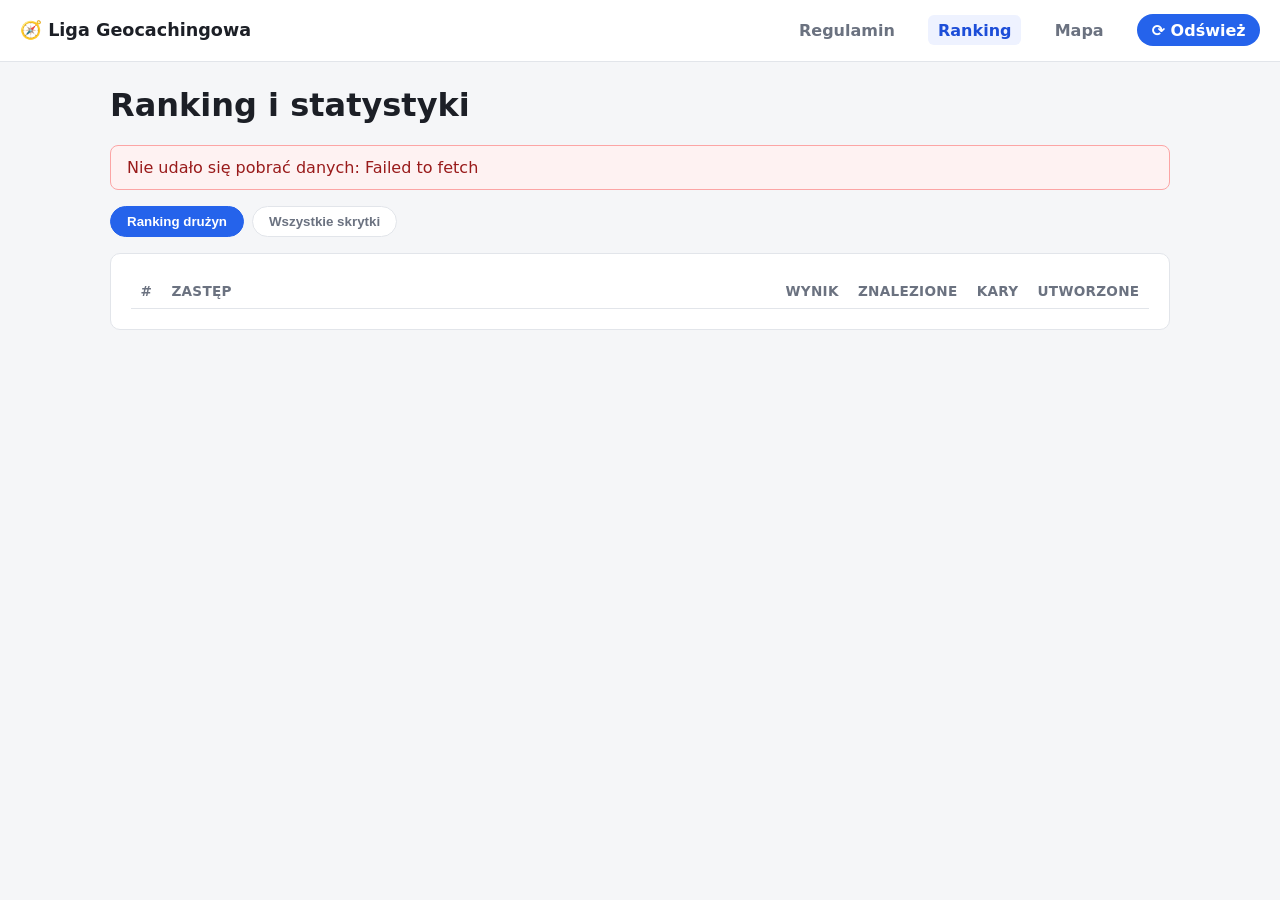
<file: index.html>
<!doctype html>
<html lang="pl">
<head>
  <meta charset="utf-8" />
  <meta http-equiv="refresh" content="0; url=leaderboard.html" />
  <title>Liga Geocachingowa</title>
</head>
<body>
  <p>Przekierowywanie do <a href="leaderboard.html">rankingu</a>…</p>
</body>
</html>
</file>
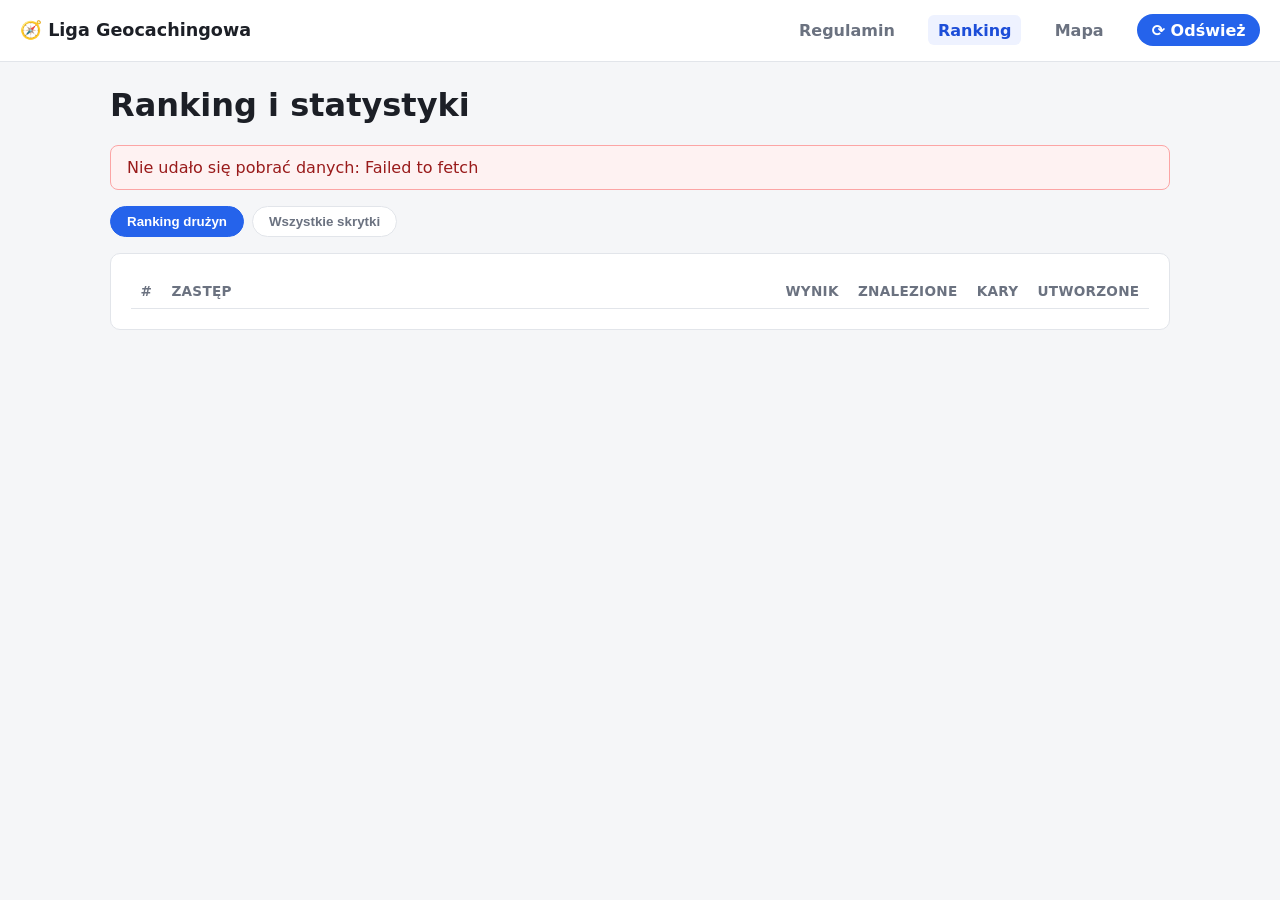
<file: leaderboard.html>
<!doctype html>
<html lang="pl">
<head>
  <meta charset="utf-8" />
  <meta name="viewport" content="width=device-width, initial-scale=1" />
  <title>Ranking — Liga Geocachingowa</title>
  <link rel="stylesheet" href="css/style.css" />
</head>
<body>
  <header class="site-nav">
    <span class="brand">🧭 Liga Geocachingowa</span>
    <a href="rules.html">Regulamin</a>
    <a href="leaderboard.html" class="active">Ranking</a>
    <a href="map.html">Mapa</a>
    <button id="refresh-btn" class="refresh-btn" title="Pobierz najnowsze dane">⟳ Odśwież</button>
  </header>

  <main>
    <h1>Ranking i statystyki</h1>
    <div id="load-error" class="hidden"></div>

    <div class="tabs">
      <button class="tab-btn active" data-target="panel-leaderboard">Ranking drużyn</button>
      <button class="tab-btn" data-target="panel-geocaches">Wszystkie skrytki</button>
    </div>

    <section id="panel-leaderboard" class="tab-panel card">
      <div class="table-scroll">
        <table id="leaderboard-table">
          <thead>
            <tr>
              <th class="col-num">#</th>
              <th class="col-name">Zastęp</th>
              <th class="col-num">Wynik</th>
              <th class="col-num">Znalezione</th>
              <th class="col-num" title="Ujemne punkty za przedłużające się braki">Kary</th>
              <th class="col-num">Utworzone</th>
            </tr>
          </thead>
          <tbody></tbody>
        </table>
      </div>
    </section>

    <section id="panel-geocaches" class="tab-panel card hidden">
      <div class="table-scroll">
        <table id="geocache-table">
          <thead>
            <tr>
              <th class="col-name col-name-wide">Skrytka</th>
              <th class="col-name">Twórca</th>
              <th class="col-num">Znalazły zespoły</th>
              <th class="col-num">Lokalizacja</th>
            </tr>
          </thead>
          <tbody></tbody>
        </table>
      </div>
    </section>
  </main>

  <script type="module" src="js/leaderboard.js"></script>
</body>
</html>
</file>
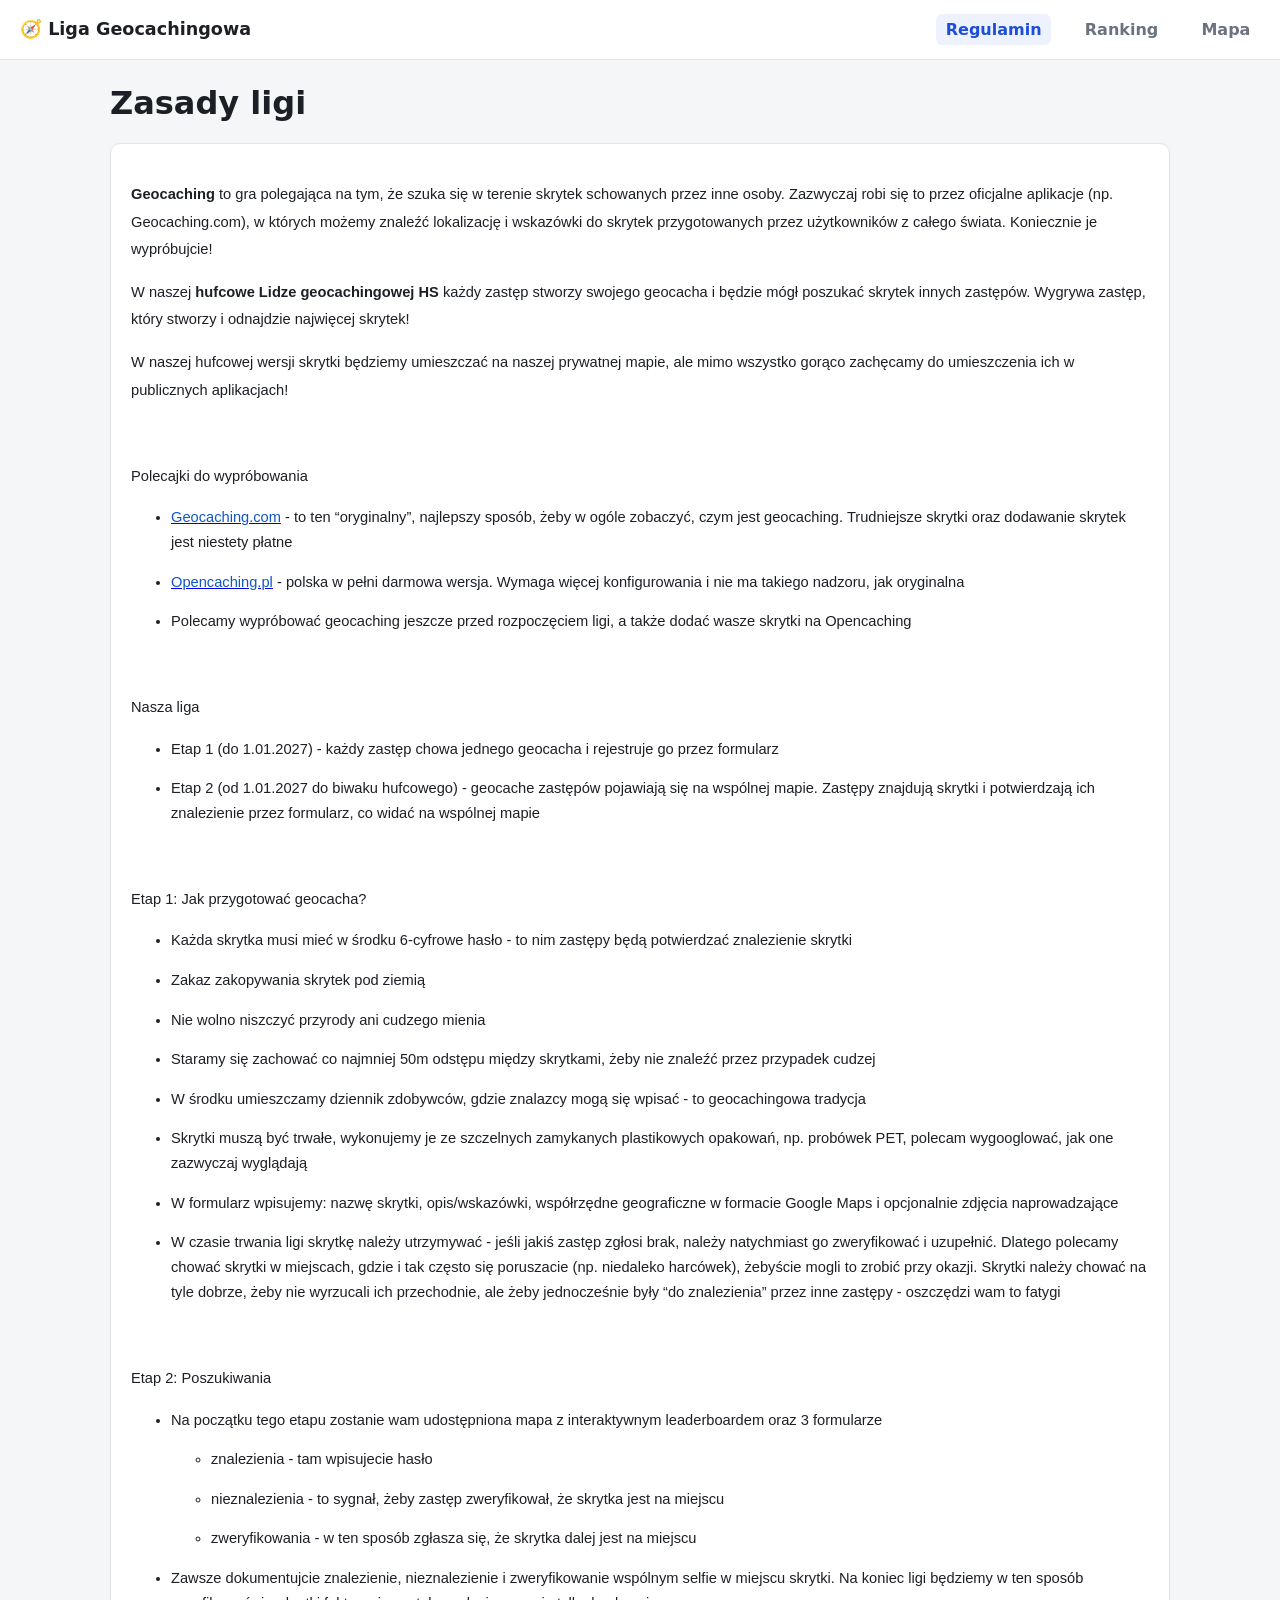
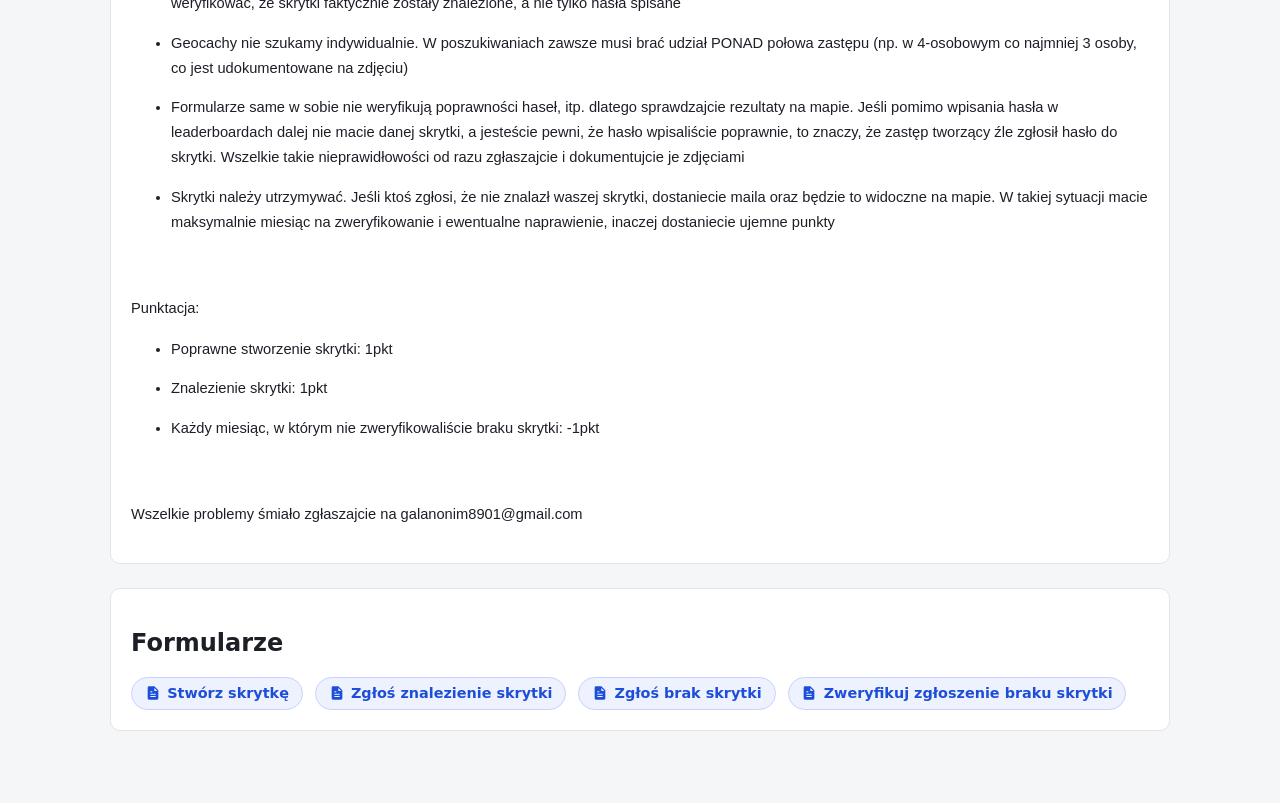
<file: rules.html>
<!doctype html>
<html lang="pl">
<head>
  <meta charset="utf-8" />
  <meta name="viewport" content="width=device-width, initial-scale=1" />
  <title>Regulamin — Liga Geocachingowa</title>
  <link rel="stylesheet" href="css/style.css" />
</head>
<body>
  <header class="site-nav">
    <span class="brand">🧭 Liga Geocachingowa</span>
    <a href="rules.html" class="active">Regulamin</a>
    <a href="leaderboard.html">Ranking</a>
    <a href="map.html">Mapa</a>
  </header>

  <main>
    <h1>Zasady ligi</h1>
    <div class="card rules-text">
      <p>
    <meta charset="utf-8">
</p>
<p id="docs-internal-guid-2e9e49e3-7fff-0521-8589-64cac4e6078d"><strong><span style="font-size:11pt;font-family:Arial,sans-serif;">Geocaching&nbsp;</span></strong><span style="font-size:11pt;font-family:Arial,sans-serif;">to gra polegająca na tym, że szuka się w terenie skrytek schowanych przez inne osoby. Zazwyczaj robi się to przez oficjalne aplikacje (np. Geocaching.com), w kt&oacute;rych możemy znaleźć lokalizację i wskaz&oacute;wki do skrytek przygotowanych przez użytkownik&oacute;w z całego świata. Koniecznie je wypr&oacute;bujcie!</span></p>
<p><span style="font-size:11pt;font-family:Arial,sans-serif;">W naszej&nbsp;</span><strong><span style="font-size:11pt;font-family:Arial,sans-serif;">hufcowe Lidze geocachingowej HS</span></strong><span style="font-size:11pt;font-family:Arial,sans-serif;">&nbsp;każdy zastęp stworzy swojego geocacha i będzie m&oacute;gł poszukać skrytek innych zastęp&oacute;w. Wygrywa zastęp, kt&oacute;ry stworzy i odnajdzie najwięcej skrytek!</span></p>
<p><span style="font-size:11pt;font-family:Arial,sans-serif;">W naszej hufcowej wersji skrytki będziemy umieszczać na naszej prywatnej mapie, ale mimo wszystko gorąco zachęcamy do umieszczenia ich w publicznych aplikacjach!</span></p>
<p><br></p>
<p><span style="font-size:11pt;font-family:Arial,sans-serif;">Polecajki do wypr&oacute;bowania</span></p>
<ul>
    <li style="list-style-type:disc;font-size:11pt;font-family:Arial,sans-serif;">
        <p role="presentation"><a href="http://geocaching.com"><u><span style="color:#1155cc;font-size:11pt;font-family:Arial,sans-serif;">Geocaching.com</span></u></a><span style="font-size:11pt;font-family:Arial,sans-serif;">&nbsp;- to ten &ldquo;oryginalny&rdquo;, najlepszy spos&oacute;b, żeby w og&oacute;le zobaczyć, czym jest geocaching. Trudniejsze skrytki oraz dodawanie skrytek jest niestety płatne</span></p>
    </li>
    <li style="list-style-type:disc;font-size:11pt;font-family:Arial,sans-serif;">
        <p role="presentation"><a href="http://opencaching.pl"><u><span style="color:#1155cc;font-size:11pt;font-family:Arial,sans-serif;">Opencaching.pl</span></u></a><span style="font-size:11pt;font-family:Arial,sans-serif;">&nbsp;- polska w pełni darmowa wersja. Wymaga więcej konfigurowania i nie ma takiego nadzoru, jak oryginalna</span></p>
    </li>
    <li style="list-style-type:disc;font-size:11pt;font-family:Arial,sans-serif;">
        <p role="presentation"><span style="font-size:11pt;font-family:Arial,sans-serif;">Polecamy wypr&oacute;bować geocaching jeszcze przed rozpoczęciem ligi, a także dodać wasze skrytki na Opencaching</span></p>
    </li>
</ul>
<p><br></p>
<p><span style="font-size:11pt;font-family:Arial,sans-serif;">Nasza liga</span></p>
<ul>
    <li style="list-style-type:disc;font-size:11pt;font-family:Arial,sans-serif;">
        <p role="presentation"><span style="font-size:11pt;font-family:Arial,sans-serif;">Etap 1 (do 1.01.2027) - każdy zastęp chowa jednego geocacha i rejestruje go przez formularz</span></p>
    </li>
    <li style="list-style-type:disc;font-size:11pt;font-family:Arial,sans-serif;">
        <p role="presentation"><span style="font-size:11pt;font-family:Arial,sans-serif;">Etap 2 (od 1.01.2027 do biwaku hufcowego) - geocache zastęp&oacute;w pojawiają się na wsp&oacute;lnej mapie. Zastępy znajdują skrytki i potwierdzają ich znalezienie przez formularz, co widać na wsp&oacute;lnej mapie</span></p>
    </li>
</ul>
<p><br></p>
<p><span style="font-size:11pt;font-family:Arial,sans-serif;">Etap 1: Jak przygotować geocacha?</span></p>
<ul>
    <li style="list-style-type:disc;font-size:11pt;font-family:Arial,sans-serif;">
        <p role="presentation"><span style="font-size:11pt;font-family:Arial,sans-serif;">Każda skrytka musi mieć w środku 6-cyfrowe hasło - to nim zastępy będą potwierdzać znalezienie skrytki</span></p>
    </li>
    <li style="list-style-type:disc;font-size:11pt;font-family:Arial,sans-serif;">
        <p role="presentation"><span style="font-size:11pt;font-family:Arial,sans-serif;">Zakaz zakopywania skrytek pod ziemią</span></p>
    </li>
    <li style="list-style-type:disc;font-size:11pt;font-family:Arial,sans-serif;">
        <p role="presentation"><span style="font-size:11pt;font-family:Arial,sans-serif;">Nie wolno niszczyć przyrody ani cudzego mienia</span></p>
    </li>
    <li style="list-style-type:disc;font-size:11pt;font-family:Arial,sans-serif;">
        <p role="presentation"><span style="font-size:11pt;font-family:Arial,sans-serif;">Staramy się zachować co najmniej 50m odstępu między skrytkami, żeby nie znaleźć przez przypadek cudzej</span></p>
    </li>
    <li style="list-style-type:disc;font-size:11pt;font-family:Arial,sans-serif;">
        <p role="presentation"><span style="font-size:11pt;font-family:Arial,sans-serif;">W środku umieszczamy dziennik zdobywc&oacute;w, gdzie znalazcy mogą się wpisać - to geocachingowa tradycja</span></p>
    </li>
    <li style="list-style-type:disc;font-size:11pt;font-family:Arial,sans-serif;">
        <p role="presentation"><span style="font-size:11pt;font-family:Arial,sans-serif;">Skrytki muszą być trwałe, wykonujemy je ze szczelnych zamykanych plastikowych opakowań, np. prob&oacute;wek PET, polecam wygooglować, jak one zazwyczaj wyglądają</span></p>
    </li>
    <li style="list-style-type:disc;font-size:11pt;font-family:Arial,sans-serif;">
        <p role="presentation"><span style="font-size:11pt;font-family:Arial,sans-serif;">W formularz wpisujemy: nazwę skrytki, opis/wskaz&oacute;wki, wsp&oacute;łrzędne geograficzne w formacie Google Maps i opcjonalnie zdjęcia naprowadzające</span></p>
    </li>
    <li style="list-style-type:disc;font-size:11pt;font-family:Arial,sans-serif;">
        <p role="presentation"><span style="font-size:11pt;font-family:Arial,sans-serif;">W czasie trwania ligi skrytkę należy utrzymywać - jeśli jakiś zastęp zgłosi brak, należy natychmiast go zweryfikować i uzupełnić. Dlatego polecamy chować skrytki w miejscach, gdzie i tak często się poruszacie (np. niedaleko harc&oacute;wek), żebyście mogli to zrobić przy okazji. Skrytki należy chować na tyle dobrze, żeby nie wyrzucali ich przechodnie, ale żeby jednocześnie były &ldquo;do znalezienia&rdquo; przez inne zastępy - oszczędzi wam to fatygi</span></p>
    </li>
</ul>
<p><br></p>
<p><span style="font-size:11pt;font-family:Arial,sans-serif;">Etap 2: Poszukiwania</span></p>
<ul>
    <li style="list-style-type:disc;font-size:11pt;font-family:Arial,sans-serif;">
        <p role="presentation"><span style="font-size:11pt;font-family:Arial,sans-serif;">Na początku tego etapu zostanie wam udostępniona mapa z interaktywnym leaderboardem oraz 3 formularze</span></p>
        <ul>
            <li style="list-style-type:circle;font-size:11pt;font-family:Arial,sans-serif;">
                <p role="presentation"><span style="font-size:11pt;font-family:Arial,sans-serif;">znalezienia - tam wpisujecie hasło</span></p>
            </li>
            <li style="list-style-type:circle;font-size:11pt;font-family:Arial,sans-serif;">
                <p role="presentation"><span style="font-size:11pt;font-family:Arial,sans-serif;">nieznalezienia - to sygnał, żeby zastęp zweryfikował, że skrytka jest na miejscu</span></p>
            </li>
            <li style="list-style-type:circle;font-size:11pt;font-family:Arial,sans-serif;">
                <p role="presentation"><span style="font-size:11pt;font-family:Arial,sans-serif;">zweryfikowania - w ten spos&oacute;b zgłasza się, że skrytka dalej jest na miejscu</span></p>
            </li>
        </ul>
    </li>
    <li style="list-style-type:disc;font-size:11pt;font-family:Arial,sans-serif;">
        <p role="presentation"><span style="font-size:11pt;font-family:Arial,sans-serif;">Zawsze dokumentujcie znalezienie, nieznalezienie i zweryfikowanie wsp&oacute;lnym selfie w miejscu skrytki. Na koniec ligi będziemy w ten spos&oacute;b weryfikować, że skrytki faktycznie zostały znalezione, a nie tylko hasła spisane</span></p>
    </li>
    <li style="list-style-type:disc;font-size:11pt;font-family:Arial,sans-serif;">
        <p role="presentation"><span style="font-size:11pt;font-family:Arial,sans-serif;">Geocachy nie szukamy indywidualnie. W poszukiwaniach zawsze musi brać udział PONAD połowa zastępu (np. w 4-osobowym co najmniej 3 osoby, co jest udokumentowane na zdjęciu)</span></p>
    </li>
    <li style="list-style-type:disc;font-size:11pt;font-family:Arial,sans-serif;">
        <p role="presentation"><span style="font-size:11pt;font-family:Arial,sans-serif;">Formularze same w sobie nie weryfikują poprawności haseł, itp. dlatego sprawdzajcie rezultaty na mapie. Jeśli pomimo wpisania hasła w leaderboardach dalej nie macie danej skrytki, a jesteście pewni, że hasło wpisaliście poprawnie, to znaczy, że zastęp tworzący źle zgłosił hasło do skrytki. Wszelkie takie nieprawidłowości od razu zgłaszajcie i dokumentujcie je zdjęciami</span></p>
    </li>
    <li style="list-style-type:disc;font-size:11pt;font-family:Arial,sans-serif;">
        <p role="presentation"><span style="font-size:11pt;font-family:Arial,sans-serif;">Skrytki należy utrzymywać. Jeśli ktoś zgłosi, że nie znalazł waszej skrytki, dostaniecie maila oraz będzie to widoczne na mapie. W takiej sytuacji macie maksymalnie miesiąc na zweryfikowanie i ewentualne naprawienie, inaczej dostaniecie ujemne punkty</span></p>
    </li>
</ul>
<p><br></p>
<p><span style="font-size:11pt;font-family:Arial,sans-serif;">Punktacja:</span></p>
<ul>
    <li style="list-style-type:disc;font-size:11pt;font-family:Arial,sans-serif;">
        <p role="presentation"><span style="font-size:11pt;font-family:Arial,sans-serif;">Poprawne stworzenie skrytki: 1pkt</span></p>
    </li>
    <li style="list-style-type:disc;font-size:11pt;font-family:Arial,sans-serif;">
        <p role="presentation"><span style="font-size:11pt;font-family:Arial,sans-serif;">Znalezienie skrytki: 1pkt</span></p>
    </li>
    <li style="list-style-type:disc;font-size:11pt;font-family:Arial,sans-serif;">
        <p role="presentation"><span style="font-size:11pt;font-family:Arial,sans-serif;">Każdy miesiąc, w kt&oacute;rym nie zweryfikowaliście braku skrytki: -1pkt</span></p>
    </li>
</ul>
<br/>
<p><span style="font-size:11pt;font-family:Arial,sans-serif;">Wszelkie problemy śmiało zgłaszajcie na galanonim8901@gmail.com</span></p>
    </div>

    <div class="card">
      <h2>Formularze</h2>
      <div class="forms-grid" id="forms-container"></div>
    </div>
  </main>

  <script type="module" src="js/rules.js"></script>
</body>
</html>
</file>
<file: css/style.css>
:root {
  --bg: #f5f6f8;
  --surface: #ffffff;
  --text: #1c1f26;
  --muted: #6b7280;
  --border: #e2e5ea;
  --accent: #2563eb;
  --accent-dark: #1d4ed8;
  color-scheme: light;
}

* {
  box-sizing: border-box;
}

body {
  margin: 0;
  font-family: system-ui, -apple-system, "Segoe UI", Roboto, sans-serif;
  background: var(--bg);
  color: var(--text);
}

header.site-nav {
  background: var(--surface);
  border-bottom: 1px solid var(--border);
  display: flex;
  align-items: center;
  gap: 1.5rem;
  padding: 0.9rem 1.25rem;
  flex-wrap: wrap;
}

header.site-nav .brand {
  font-weight: 700;
  font-size: 1.1rem;
  margin-right: auto;
}

header.site-nav a {
  color: var(--muted);
  text-decoration: none;
  font-weight: 600;
  padding: 0.35rem 0.6rem;
  border-radius: 6px;
}

header.site-nav a.active,
header.site-nav a:hover {
  color: var(--accent-dark);
  background: #eef2ff;
}

.refresh-btn {
  background: var(--accent);
  color: white;
  border: none;
  border-radius: 999px;
  padding: 0.4rem 0.9rem;
  font: inherit;
  font-weight: 600;
  cursor: pointer;
}

.refresh-btn:hover {
  background: var(--accent-dark);
}

.troop-info {
  color: var(--muted);
  margin: 0 0 0.5rem;
}

main {
  max-width: 1100px;
  margin: 0 auto;
  padding: 1.5rem 1.25rem 3rem;
}

h1 {
  margin-top: 0;
}

.card {
  background: var(--surface);
  border: 1px solid var(--border);
  border-radius: 10px;
  padding: 1.25rem;
  margin-bottom: 1.5rem;
}

.table-scroll {
  overflow-x: auto;
}

table {
  width: 100%;
  border-collapse: collapse;
  table-layout: auto;
}

th,
td {
  text-align: left;
  padding: 0.55rem 0.6rem;
  border-bottom: 1px solid var(--border);
  white-space: nowrap;
}

th {
  color: var(--muted);
  font-size: 0.85rem;
  text-transform: uppercase;
  letter-spacing: 0.02em;
}

.col-num {
  text-align: center;
  width: 1%;
}

.col-name {
  text-align: left;
  white-space: normal;
  width: 100%;
  min-width: 10rem;
}

/* Full geocache names are "Drużyna: Nazwa skrytki" — reliably longer than a
   plain team name, so give that column extra room. */
.col-name-wide {
  min-width: 16rem;
}

.link-btn {
  background: none;
  border: none;
  color: var(--accent);
  font: inherit;
  font-weight: 600;
  cursor: pointer;
  padding: 0;
  text-decoration: underline;
  text-underline-offset: 2px;
  text-align: left;
}

.link-btn:hover {
  color: var(--accent-dark);
}

.color-dot {
  display: inline-block;
  width: 0.7rem;
  height: 0.7rem;
  border-radius: 50%;
  margin-right: 0.4rem;
  vertical-align: middle;
}

.badge {
  display: inline-block;
  background: #eef2ff;
  color: var(--accent-dark);
  font-size: 0.75rem;
  font-weight: 700;
  padding: 0.05rem 0.45rem;
  border-radius: 999px;
  margin-left: 0.3rem;
}

.tabs {
  display: flex;
  gap: 0.5rem;
  margin-bottom: 1rem;
}

.tab-btn {
  background: var(--surface);
  border: 1px solid var(--border);
  border-radius: 999px;
  padding: 0.45rem 1rem;
  font-weight: 600;
  cursor: pointer;
  color: var(--muted);
}

.tab-btn.active {
  background: var(--accent);
  color: white;
  border-color: var(--accent);
}

.hidden {
  display: none !important;
}

.muted {
  color: var(--muted);
}

#load-error {
  background: #fef2f2;
  border: 1px solid #fca5a5;
  color: #991b1b;
  padding: 0.75rem 1rem;
  border-radius: 8px;
  margin-bottom: 1rem;
}

/* Modal */
.modal-overlay {
  position: fixed;
  inset: 0;
  background: rgba(15, 18, 25, 0.55);
  display: flex;
  align-items: flex-start;
  justify-content: center;
  padding: 4vh 1rem;
  z-index: 1000;
  overflow-y: auto;
}

.modal-box {
  background: var(--surface);
  border-radius: 12px;
  padding: 1.5rem 1.75rem;
  max-width: 620px;
  width: 100%;
  max-height: 92vh;
  overflow-y: auto;
  position: relative;
  box-shadow: 0 20px 60px rgba(0, 0, 0, 0.25);
}

.modal-close {
  position: absolute;
  top: 0.6rem;
  right: 0.75rem;
  background: none;
  border: none;
  font-size: 1.6rem;
  cursor: pointer;
  color: var(--muted);
  line-height: 1;
}

.detail-list {
  list-style: none;
  margin: 0 0 1rem;
  padding: 0;
}

.detail-list li {
  padding: 0.35rem 0;
  border-bottom: 1px dashed var(--border);
}

.finders-list {
  max-height: 10rem;
  overflow-y: auto;
}

.score-line {
  color: var(--muted);
}

.hint-box {
  background: #fffbeb;
  border: 1px solid #fde68a;
  padding: 0.6rem 0.8rem;
  border-radius: 8px;
  max-height: 16rem;
  overflow-y: auto;
}

.invalid-badge {
  color: #9a3412;
  font-weight: 700;
  font-size: 0.75rem;
}

.lack-badge {
  display: inline-block;
  background: #fff7ed;
  color: #9a3412;
  border: 1px solid #fdba74;
  font-size: 0.7rem;
  font-weight: 700;
  padding: 0.05rem 0.5rem;
  border-radius: 999px;
  white-space: nowrap;
  cursor: help;
  vertical-align: middle;
}

.invalid-flag {
  background: #fef2f2;
  border: 1px solid #fca5a5;
  color: #991b1b;
  padding: 0.5rem 0.7rem;
  border-radius: 8px;
}

.maps-link {
  display: inline-flex;
  align-items: center;
  gap: 0.4rem;
  background: #ecfdf5;
  color: #047857;
  border: 1px solid #6ee7b7;
  padding: 0.45rem 0.8rem;
  border-radius: 999px;
  font-weight: 700;
  text-decoration: none;
  margin-top: 0.5rem;
}

.maps-link:hover {
  background: #d1fae5;
}

/* Photo strip (geocache modal) */
.photo-strip {
  display: flex;
  flex-wrap: wrap;
  gap: 0.5rem;
  margin: 0.5rem 0 1rem;
}

.photo-thumb {
  position: relative;
  width: 72px;
  height: 72px;
  flex: 0 0 auto;
  border-radius: 8px;
  overflow: hidden;
  border: 1px solid var(--border);
  background: var(--bg);
  cursor: pointer;
  padding: 0;
}

.photo-thumb img {
  width: 100%;
  height: 100%;
  object-fit: cover;
  display: block;
  opacity: 0;
  transition: opacity 0.2s;
}

.photo-thumb.loaded img {
  opacity: 1;
}

.photo-thumb .photo-spinner {
  position: absolute;
  inset: 0;
  margin: auto;
  width: 20px;
  height: 20px;
  border: 3px solid var(--border);
  border-top-color: var(--accent);
  border-radius: 50%;
  animation: spin 0.8s linear infinite;
}

.photo-thumb.loaded .photo-spinner,
.photo-thumb.errored .photo-spinner {
  display: none;
}

.photo-thumb.errored::after {
  content: "⚠";
  position: absolute;
  inset: 0;
  display: flex;
  align-items: center;
  justify-content: center;
  color: var(--muted);
  font-size: 1.2rem;
}

/* Lightbox */
.lightbox-overlay {
  position: fixed;
  inset: 0;
  background: rgba(10, 12, 18, 0.92);
  display: flex;
  align-items: center;
  justify-content: center;
  z-index: 3000;
}

.lightbox-image-wrap {
  position: relative;
  display: flex;
  align-items: center;
  justify-content: center;
  min-width: 40px;
  min-height: 40px;
}

.lightbox-image-wrap::before {
  content: "";
  position: absolute;
  width: 32px;
  height: 32px;
  border: 4px solid rgba(255, 255, 255, 0.25);
  border-top-color: white;
  border-radius: 50%;
  animation: spin 0.8s linear infinite;
}

.lightbox-image-wrap.loaded::before {
  display: none;
}

.lightbox-image-wrap.errored::before {
  display: none;
}

.lightbox-image-wrap.errored::after {
  content: "⚠ Nie udało się wczytać zdjęcia";
  color: white;
}

.lightbox-img {
  max-width: 88vw;
  max-height: 82vh;
  display: block;
  border-radius: 6px;
  opacity: 0;
  transition: opacity 0.2s;
}

.lightbox-img.loaded {
  opacity: 1;
}

.lightbox-close {
  position: absolute;
  top: 1rem;
  right: 1.25rem;
  background: none;
  border: none;
  color: white;
  font-size: 2rem;
  line-height: 1;
  cursor: pointer;
}

.lightbox-nav {
  position: absolute;
  top: 50%;
  transform: translateY(-50%);
  background: rgba(255, 255, 255, 0.15);
  border: none;
  color: white;
  font-size: 1.75rem;
  width: 44px;
  height: 44px;
  border-radius: 50%;
  cursor: pointer;
}

.lightbox-prev {
  left: 1rem;
}

.lightbox-next {
  right: 1rem;
}

@media (max-width: 720px) {
  .lightbox-nav {
    width: 38px;
    height: 38px;
    font-size: 1.4rem;
  }

  .lightbox-close {
    top: 0.6rem;
    right: 0.8rem;
  }
}

.form-btn {
  display: inline-flex;
  align-items: center;
  gap: 0.4rem;
  background: #eef2ff;
  color: var(--accent-dark);
  border: 1px solid #c7d2fe;
  padding: 0.45rem 0.8rem;
  border-radius: 999px;
  font-weight: 700;
  text-decoration: none;
  font-size: 0.9rem;
}

.form-btn:hover {
  background: #e0e7ff;
}

.form-btn-row {
  display: flex;
  flex-wrap: wrap;
  gap: 0.6rem;
  margin-top: 1.1rem;
  padding-top: 1rem;
  border-top: 1px solid var(--border);
}

.forms-grid {
  display: flex;
  flex-wrap: wrap;
  gap: 0.75rem;
}

/* Map page */
.map-layout {
  display: flex;
  gap: 1rem;
  align-items: stretch;
}

#map {
  flex: 1;
  min-width: 0;
  height: 65vh;
  min-height: 400px;
  border-radius: 10px;
  border: 1px solid var(--border);
}

#legend-panel {
  flex: 0 0 220px;
  margin-bottom: 0;
  max-height: 65vh;
  overflow-y: auto;
}

#legend-panel h3 {
  margin-top: 0;
}

.map-toolbar {
  display: flex;
  justify-content: flex-end;
  align-items: center;
  flex-wrap: wrap;
  gap: 0.75rem;
  margin-bottom: 0.75rem;
}

#legend-list {
  list-style: none;
  padding: 0;
  margin: 0;
  display: flex;
  flex-direction: column;
  gap: 0.6rem;
}

.team-marker span {
  display: block;
  width: 18px;
  height: 18px;
  border-radius: 50%;
  border: 2px solid white;
  box-shadow: 0 0 3px rgba(0, 0, 0, 0.5);
}

.popup-content h3 {
  margin: 0 0 0.4rem;
}

.popup-hint {
  background: #fffbeb;
  border: 1px solid #fde68a;
  padding: 0.5rem 0.65rem;
  border-radius: 8px;
  margin: 0 0 0.5rem;
}

.popup-stats {
  margin: 0;
  color: var(--muted);
}

.leaflet-popup-content-wrapper {
  border-radius: 10px;
}

.leaflet-popup-content {
  margin: 0.85rem 1rem;
  width: 260px !important;
}

@media (max-width: 720px) {
  .leaflet-popup-content {
    width: min(78vw, 320px) !important;
  }
}

#invalid-panel {
  margin-top: 1rem;
}

#invalid-list {
  list-style: none;
  padding: 0;
  margin: 0.5rem 0 0;
}

#invalid-list li {
  padding: 0.4rem 0;
  border-bottom: 1px dashed var(--border);
}

button.warning-btn {
  background: #fff7ed;
  border: 1px solid #fdba74;
  color: #9a3412;
  font-weight: 700;
  border-radius: 999px;
  padding: 0.45rem 1rem;
  cursor: pointer;
}

.rules-text {
  line-height: 1.7;
}

.invalid-reason {
  color: #9a3412;
  font-style: italic;
}

/* Loading overlay */
#loading-overlay {
  position: fixed;
  inset: 0;
  background: rgba(245, 246, 248, 0.9);
  display: flex;
  flex-direction: column;
  align-items: center;
  justify-content: center;
  gap: 1rem;
  z-index: 2000;
}

#loading-overlay p {
  color: var(--muted);
  font-weight: 600;
  margin: 0;
}

.spinner {
  width: 42px;
  height: 42px;
  border: 4px solid var(--border);
  border-top-color: var(--accent);
  border-radius: 50%;
  animation: spin 0.8s linear infinite;
}

@keyframes spin {
  to {
    transform: rotate(360deg);
  }
}

/* Mobile */
@media (max-width: 720px) {
  header.site-nav {
    gap: 0.5rem 0.75rem;
    padding: 0.75rem 1rem;
  }

  header.site-nav .brand {
    flex-basis: 100%;
    margin-right: 0;
  }

  main {
    padding: 1rem 0.85rem 2rem;
  }

  .card {
    padding: 1rem;
  }

  .modal-box {
    padding: 1.1rem 1.25rem;
    max-width: 100%;
  }

  .map-layout {
    flex-direction: column;
  }

  #map {
    height: 50vh;
    min-height: 300px;
  }

  #legend-panel {
    flex: none;
    max-height: 180px;
  }

  #legend-list {
    flex-direction: row;
    flex-wrap: wrap;
  }

  .map-toolbar {
    justify-content: stretch;
  }

  button.warning-btn {
    width: 100%;
  }
}
</file>
